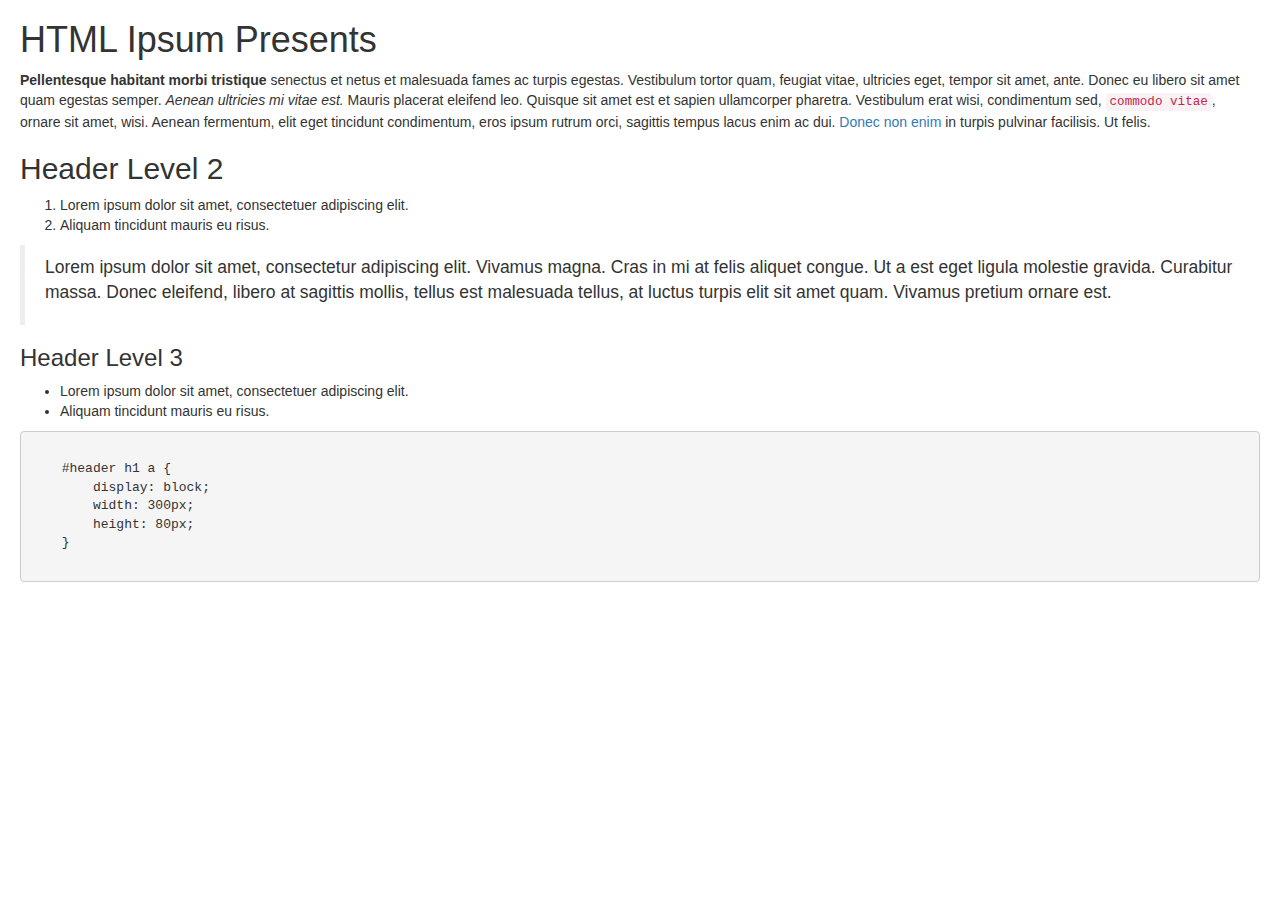
<file: keyboard-shortcuts/index.html>
<!DOCTYPE html>
<html lang="en">
<head>
    <meta charset="UTF-8">
    <title>Keyboard Shortcuts - Practice</title>
    <link rel="stylesheet" type="text/css" href="css/main.css" media="screen">
    <style>
        body {
            padding: 0 20px 0 20px;
        }
    </style>
</head>
<body>
    <h1>HTML Ipsum Presents</h1>
           
    <p><strong>Pellentesque habitant morbi tristique</strong> senectus et netus et malesuada fames ac turpis egestas. Vestibulum tortor quam, feugiat vitae, ultricies eget, tempor sit amet, ante. Donec eu libero sit amet quam egestas semper. <em>Aenean ultricies mi vitae est.</em> Mauris placerat eleifend leo. Quisque sit amet est et sapien ullamcorper pharetra. Vestibulum erat wisi, condimentum sed, <code>commodo vitae</code>, ornare sit amet, wisi. Aenean fermentum, elit eget tincidunt condimentum, eros ipsum rutrum orci, sagittis tempus lacus enim ac dui. <a href="#">Donec non enim</a> in turpis pulvinar facilisis. Ut felis.</p>

    <h2>Header Level 2</h2>
               
    <ol>
       <li>Lorem ipsum dolor sit amet, consectetuer adipiscing elit.</li>
       <li>Aliquam tincidunt mauris eu risus.</li>
    </ol>

    <blockquote><p>Lorem ipsum dolor sit amet, consectetur adipiscing elit. Vivamus magna. Cras in mi at felis aliquet congue. Ut a est eget ligula molestie gravida. Curabitur massa. Donec eleifend, libero at sagittis mollis, tellus est malesuada tellus, at luctus turpis elit sit amet quam. Vivamus pretium ornare est.</p></blockquote>

    <h3>Header Level 3</h3>

    <ul>
       <li>Lorem ipsum dolor sit amet, consectetuer adipiscing elit.</li>
       <li>Aliquam tincidunt mauris eu risus.</li>
    </ul>

    <pre><code>
    #header h1 a { 
        display: block; 
        width: 300px; 
        height: 80px; 
    }
    </code></pre>
</body>
</html>
</file>
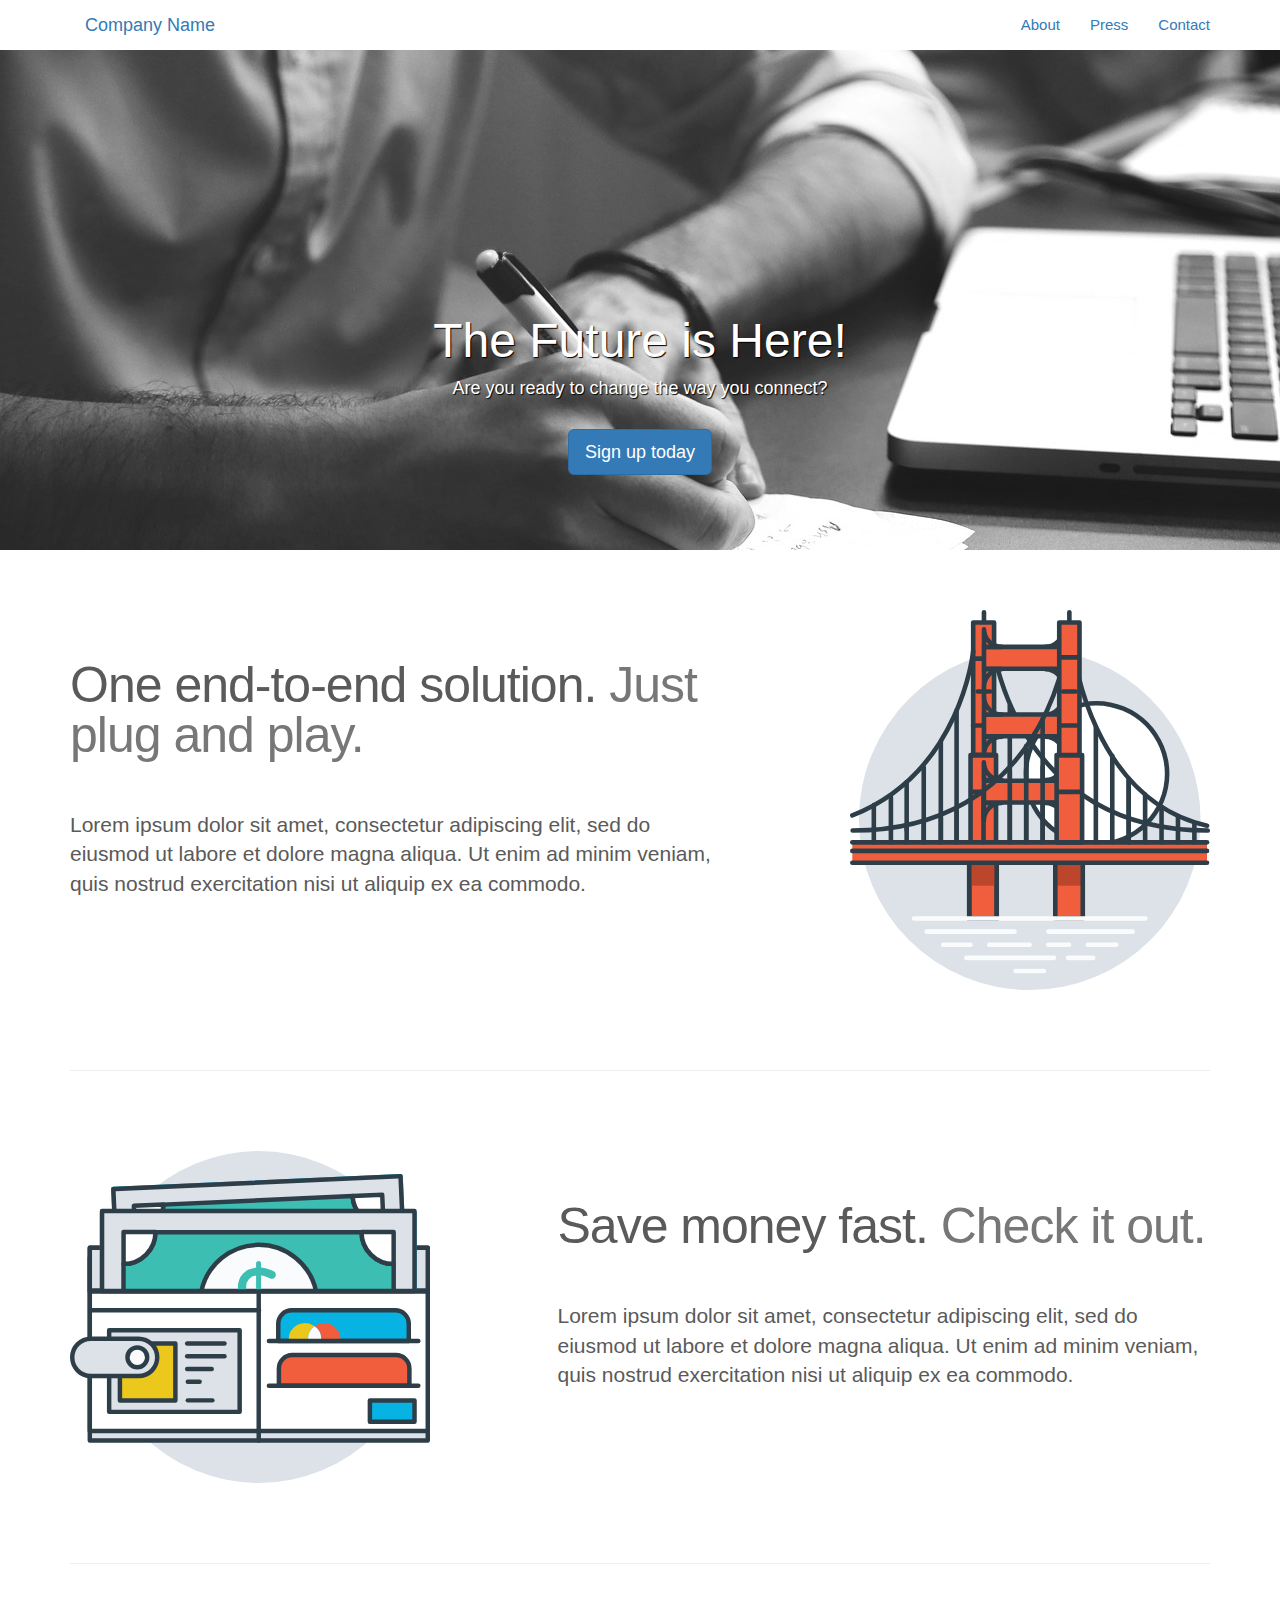
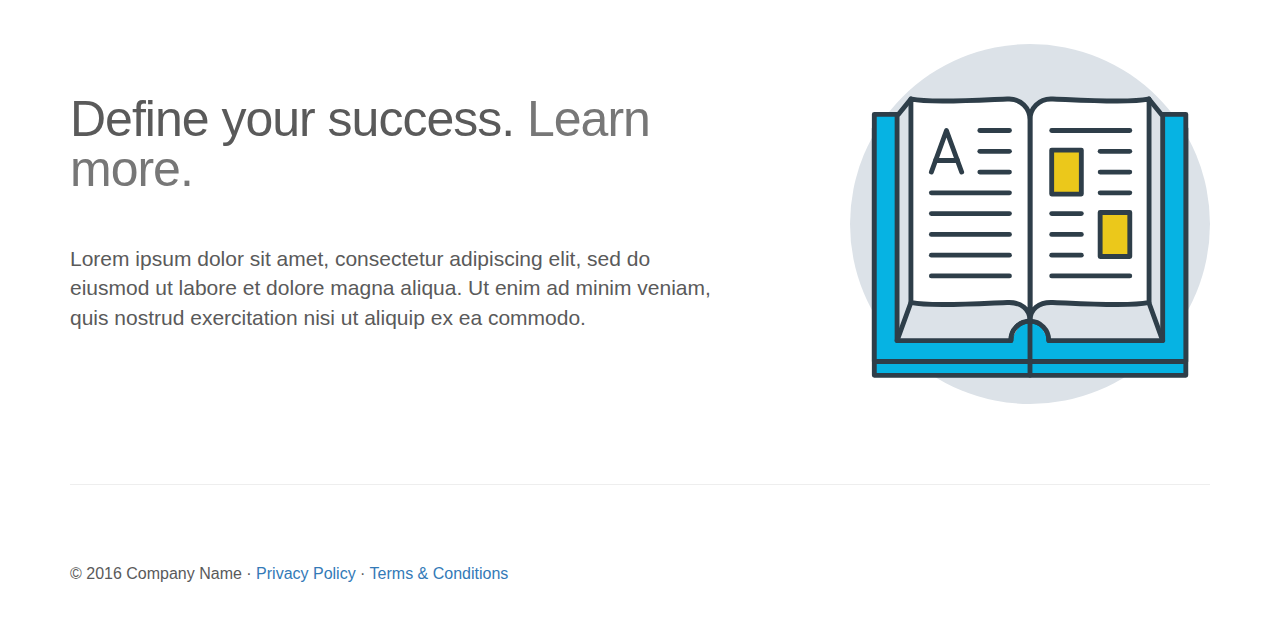
<file: div soup/div-soup-clean-up/index.html>
<!DOCTYPE html>
<html lang="en">
  <head>
    <meta charset="utf-8">
    <meta http-equiv="X-UA-Compatible" content="IE=edge">
    <meta name="viewport" content="width=device-width, initial-scale=1">
    <title>Div Soup Clean Up</title>
    <link href="css/bootstrap.min.css" rel="stylesheet">
    <link href="css/styles.css" rel="stylesheet">
    <meta name="udacity-grader" content="http://udacity.github.io/fend/lessons/L5/problem-set/09-div-soup-clean-up/tests.json">
  </head>


<body>

      <header class="navbar-static-top">
        <div class="container">
            <a class="navbar-brand" href="#">Company Name</a>
            <nav>
              <ul class="nav navbar-nav navbar-right">
                <li><a href="#">About</a></li>
                <li><a href="#">Press</a></li>
                <li><a href="#">Contact</a></li>
              </ul>
            </nav>
        </div>
      </header>



      <div class="container hero">
        <div class="hero-image"></div>
        <div class="hero-text">
          <h1 class="headline">The Future is Here!</h1>
          <p class="teaser">Are you ready to change the way you connect?</p>
          <button class="btn btn-lg btn-primary" href="#">Sign up today</button>
        </div>
      </div>



  <div class="container">

        <div class="row">

            <div class="col-md-7">
                <h2 class="featured-heading">One end-to-end solution. 
                <span class="text-muted">Just plug and play.</span>
                </h2>

                <p class="lead">Lorem ipsum dolor sit amet, consectetur adipiscing elit, sed do eiusmod ut labore et dolore magna aliqua. Ut enim ad minim veniam, quis nostrud exercitation nisi ut aliquip ex ea commodo.
                </p>
            </div>

            <div class="col-md-4 col-md-offset-1">
              <img class="featured-image img-responsive center-block" 
              src="img/bridge.svg" alt="bridge">
            </div>

        </div>

     <hr class="divider">

      <div class="row">

        <div class="col-md-7 col-md-push-5">
            <h2 class="featured-heading">Save money fast. 
            <span class="text-muted">Check it out.</span>
            </h2>

            <p class="lead">Lorem ipsum dolor sit amet, consectetur adipiscing elit, sed do eiusmod ut labore et dolore magna aliqua. Ut enim ad minim veniam, quis nostrud exercitation nisi ut aliquip ex ea commodo.
            </p>
        </div>

          <div class="col-md-4 col-md-pull-7">
            <img class="featured-image img-responsive center-block"
             src="img/wallet.svg" alt="wallet">
          </div>

        </div>

    <hr class="divider">

        <div class="row">

          <div class="col-md-7">
            <h2 class="featured-heading">Define your success. 
            <span class="text-muted">Learn more.</span>
            </h2>

            <p class="lead">Lorem ipsum dolor sit amet, consectetur adipiscing elit, sed do eiusmod ut labore et dolore magna aliqua. Ut enim ad minim veniam, quis nostrud exercitation nisi ut aliquip ex ea commodo.
            </p>
          </div>

          <div class="col-md-4 col-md-offset-1">
            <img class="featured-image img-responsive center-block" src="img/book.svg" alt="book">
          </div>

        </div>

        <hr class="divider">

        <footer>
          <p>&copy; 2016 Company Name &middot; <a href="#">Privacy Policy</a> &middot; <a href="#">Terms &amp; Conditions</a></p>
        </footer>

    </div>

  </body>

</html>
</file>
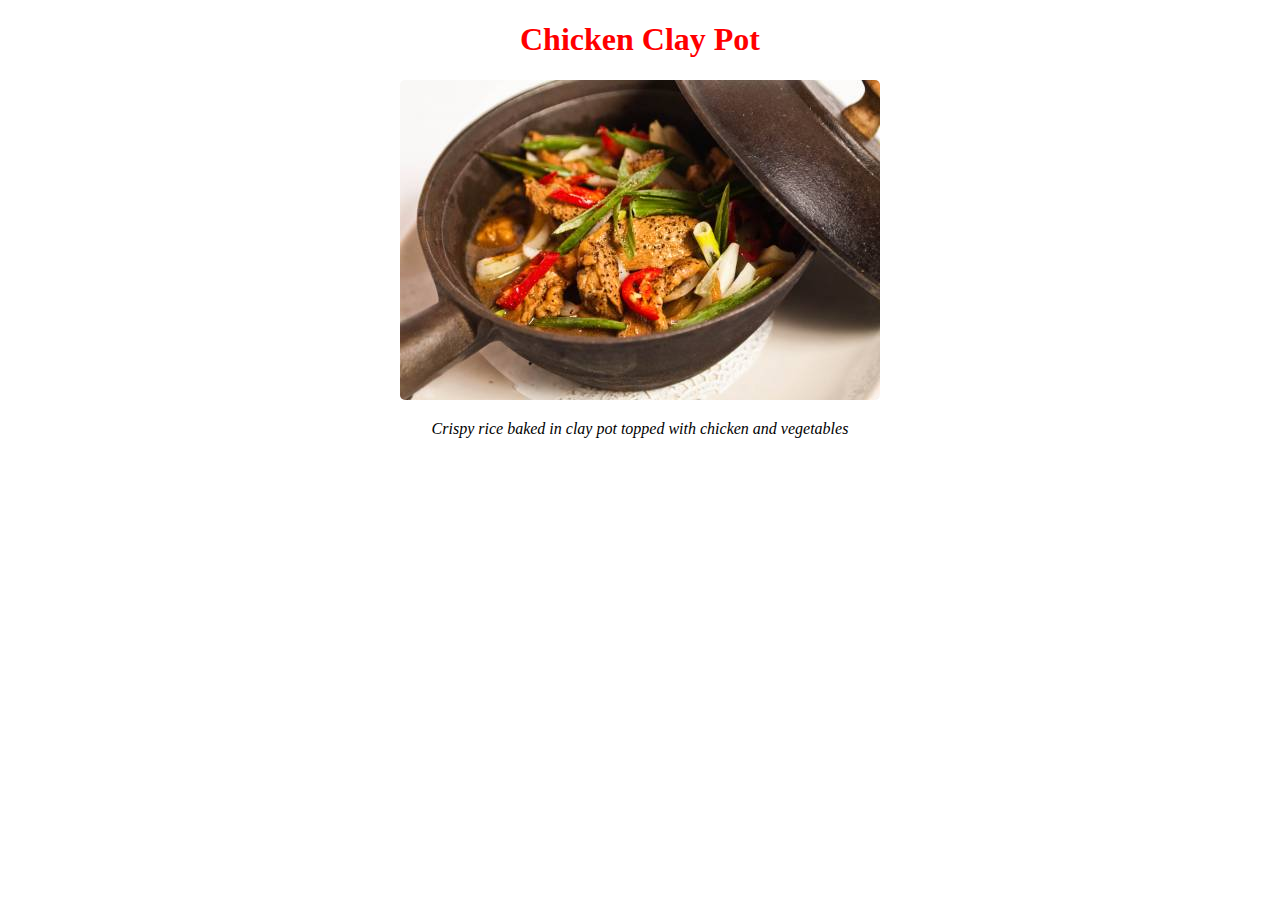
<file: writing-selectors/writing-selectors/index.html>
<!DOCTYPE html>
<html>
<head>
	<title>Writing Selectors Quiz</title>
	<!-- the next line loads the tests for the Udacity Feedback extension -->
	<meta name="udacity-grader" content="http://udacity.github.io/fend-intro-to-css/exercises/writing-selectors-quiz.json">
	<style>
		#menu {
			text-align: center;
		}
		.item {
			color: red;
		}
		.picture {
			border-radius: 5px;
		}
		.description {
			font-style: italic;
		}
	</style>
</head>
<body>
	<div id="menu">
		<h1 class="item">Chicken Clay Pot</h1>
		<img src="img/clay-pot.jpg" alt="clay pot" class="picture">
		<p class="description">Crispy rice baked in clay pot topped with chicken and vegetables</p>
	</div>
</body>
</html>
</file>
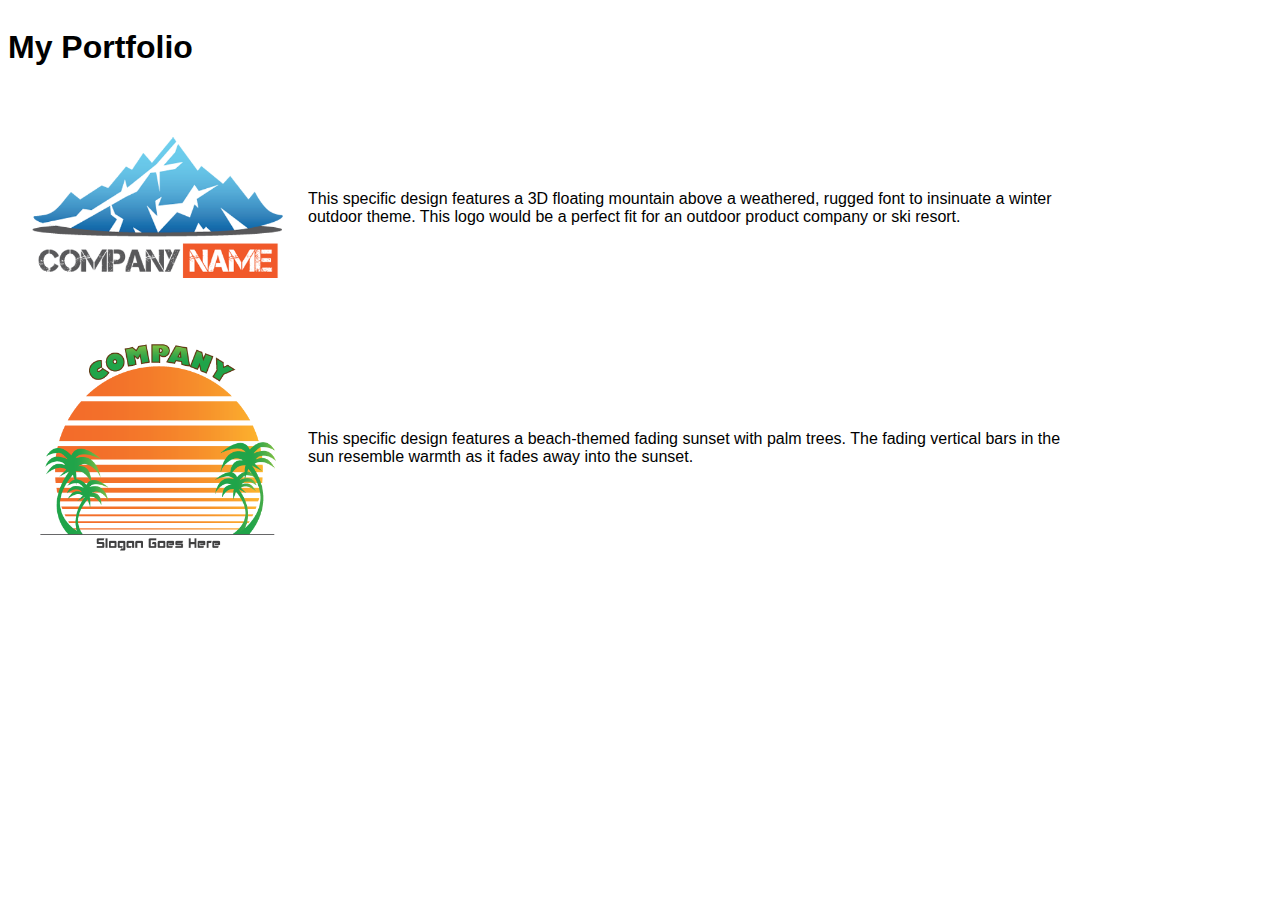
<file: writing-selectors/link-to-a-stylesheet/link-to-a-stylesheet/index.html>
<!DOCTYPE html>

<!-- Instructions: Add a link to the stylesheet 'styles.css' at the designated spot below. -->

<!-- Hints:

* sample link: <link href="path-to-stylesheet/stylesheet.css" rel="stylesheet">
* path to stylesheet: "css/styles.css"

-->

<html>
<head>
	<title>Link to a Stylesheet Quiz</title>
	<!-- the next line loads the tests for the Udacity Feedback extension -->
	<meta name="udacity-grader" content="http://udacity.github.io/fend-intro-to-css/exercises/link-to-a-stylesheet-quiz.json">
	<!-- add link here -->
	<link rel="stylesheet" type="text/css" href="css/styles.css">
</head>
<body>
	<div class="container">
		<div class="portfolio">
			<h1>My Portfolio</h1>
			<div class="item">
				<img src="img/out-cold.png" width="300">
				<span>This specific design features a 3D floating mountain above a weathered, rugged font to insinuate a winter outdoor theme. This logo would be a perfect fit for an outdoor product company or ski resort.</span>
			</div>
			<div class="item">
				<img src="img/retro-beach.png" width="300">
				<span>This specific design features a beach-themed fading sunset with palm trees. The fading vertical bars in the sun resemble warmth as it fades away into the sunset.</span>
			</div>
		</div>
	</div>
</body>
</html>
</file>
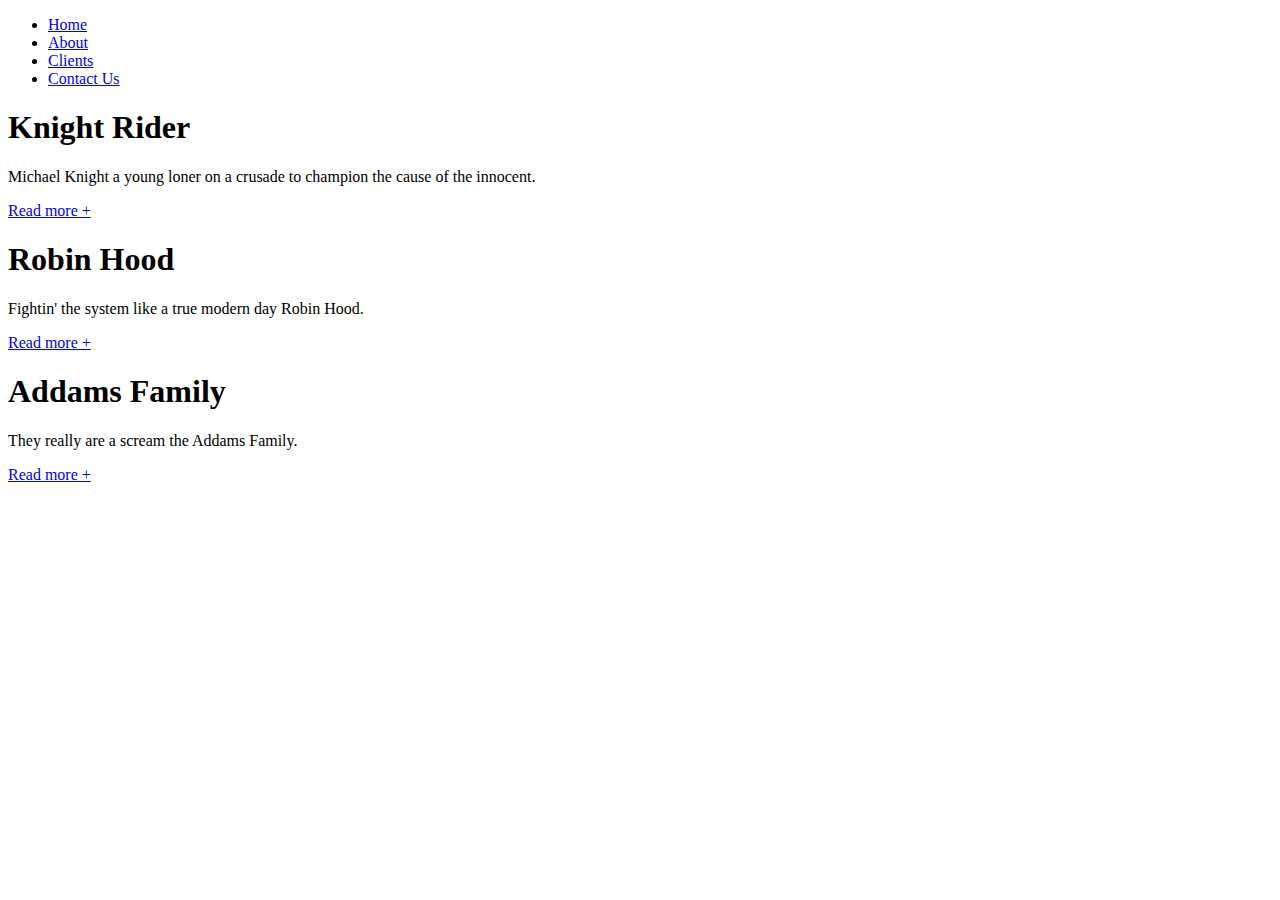
<file: keyboard-shortcuts/keyboard-shortcuts/finish.html>
<!DOCTYPE html>
<html lang="en">
<head>
	<meta charset="UTF-8">
	<title>Typing Challenge</title>
</head>
<body>
	<div>
		<ul>
			<li><a href="#">Home</a></li>
			<li><a href="#">About</a></li>
			<li><a href="#">Clients</a></li>
			<li><a href="#">Contact Us</a></li>
		</ul>
	</div>
	<div>
		<div class="article">
			<h1>Knight Rider</h1>
			<p>Michael Knight a young loner on a crusade to champion the cause of the innocent.</p>
			<a href="#">Read more +</a>
		</div>
		<div class="article">
			<h1>Robin Hood</h1>
			<p>Fightin' the system like a true modern day Robin Hood.</p>
			<a href="#">Read more +</a>
		</div>
		<div class="article">
			<h1>Addams Family</h1>
			<p>They really are a scream the Addams Family.</p>
			<a href="#">Read more +</a>
		</div>
	</div>
</body>
</html>
</file>
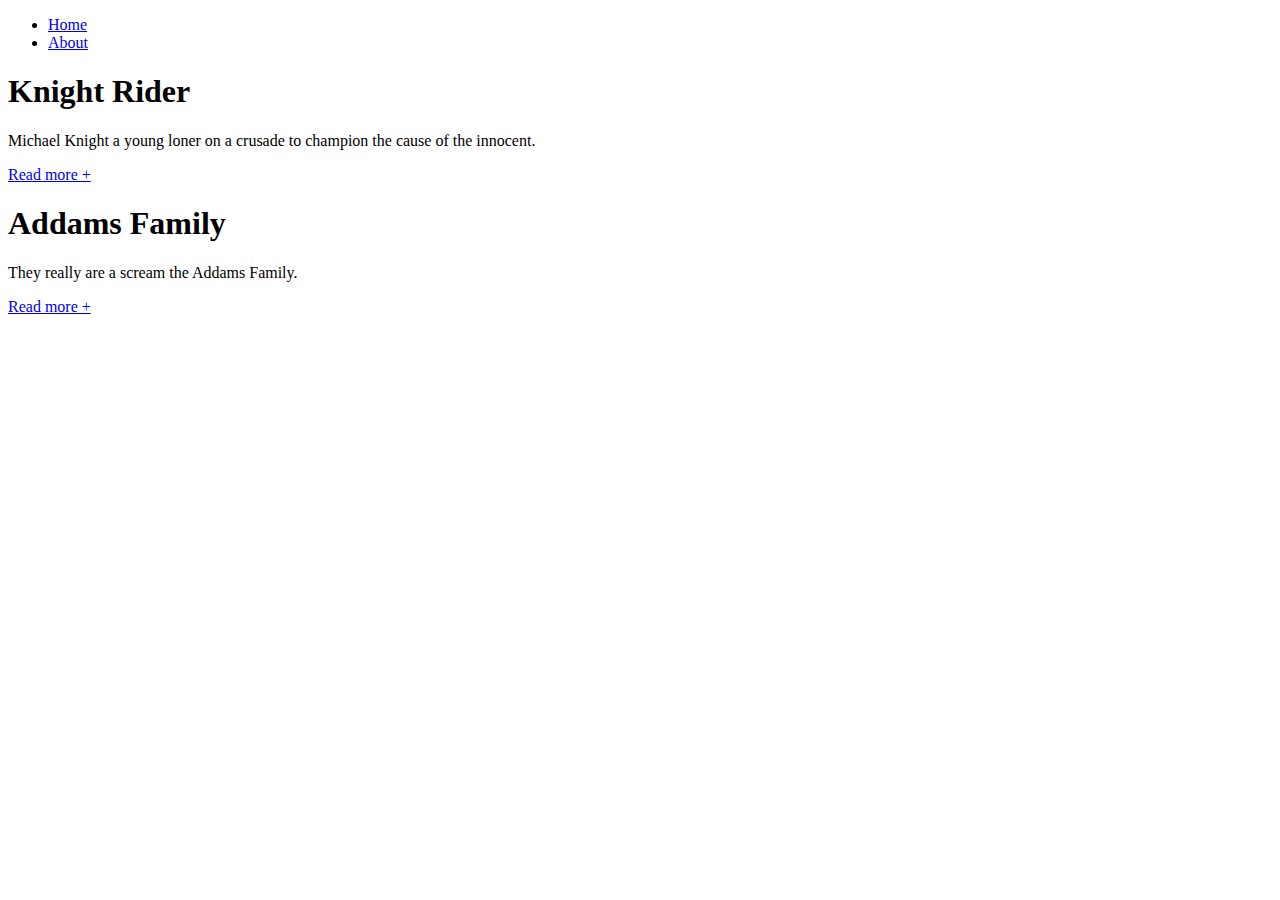
<file: keyboard-shortcuts/keyboard-shortcuts/start.html>
<!DOCTYPE html>
<html lang="en">
<head>
	<meta charset="UTF-8">
	<title>Typing Challenge</title>
</head>
<body>
	<div>
		<ul>
			<li><a href="#">Home</a></li>
			<li><a href="#">About</a></li>
			<!-- missing links here -->
		</ul>
	</div>
	<div>
<!-- should be tabbed over -->
<div class="article">
<h1>Knight Rider</h1>
<p>Michael Knight a young loner on a crusade to champion the cause of the innocent.</p>
<a href="#">Read more +</a>
</div>

<!-- missing article -->

<!-- should be tabbed over -->
<div class="article">
<h1>Addams Family</h1>
<p>They really are a scream the Addams Family.</p>
<a href="#">Read more +</a>
</div>	
	</div>
</body>
</html>
</file>
<file: keyboard-shortcuts/css/main.css>
html {
  font-family: sans-serif;
  -ms-text-size-adjust: 100%;
  -webkit-text-size-adjust: 100%;
}
body {
  margin: 0;
}
a {
  background-color: transparent;
}
b,
strong {
  font-weight: bold;
}
dfn {
  font-style: italic;
}
h1 {
  font-size: 2em;
  margin: 0.67em 0;
}
mark {
  background: #ff0;
  color: #000;
}
small {
  font-size: 80%;
}
sub,
sup {
  font-size: 75%;
  line-height: 0;
  position: relative;
  vertical-align: baseline;
}
sup {
  top: -0.5em;
}
sub {
  bottom: -0.25em;
}
img {
  border: 0;
}
figure {
  margin: 1em 40px;
}
hr {
  -webkit-box-sizing: content-box;
     -moz-box-sizing: content-box;
          box-sizing: content-box;
  height: 0;
}
pre {
  overflow: auto;
}
code,
kbd,
pre,
samp {
  font-family: monospace, monospace;
  font-size: 1em;
}
fieldset {
  border: 1px solid #c0c0c0;
  margin: 0 2px;
  padding: 0.35em 0.625em 0.75em;
}
legend {
  border: 0;
  padding: 0;
}
textarea {
  overflow: auto;
}
optgroup {
  font-weight: bold;
}
table {
  border-collapse: collapse;
  border-spacing: 0;
}
td,
th {
  padding: 0;
}
* {
  -webkit-box-sizing: border-box;
  -moz-box-sizing: border-box;
  box-sizing: border-box;
}
html {
  font-size: 10px;
  -webkit-tap-highlight-color: rgba(0, 0, 0, 0);
}
body {
  font-family: "Helvetica Neue", Helvetica, Arial, sans-serif;
  font-size: 14px;
  line-height: 1.42857143;
  color: #333333;
  background-color: #ffffff;
}
input,
button,
select,
textarea {
  font-family: inherit;
  font-size: inherit;
  line-height: inherit;
}
a {
  color: #337ab7;
  text-decoration: none;
}
figure {
  margin: 0;
}
img {
  vertical-align: middle;
}
hr {
  margin-top: 20px;
  margin-bottom: 20px;
  border: 0;
  border-top: 1px solid #eeeeee;
}
h1,
h2,
h3,
h4,
h5,
h6 {
  font-family: inherit;
  font-weight: 500;
  line-height: 1.1;
  color: inherit;
}
h1,
h2,
h3 {
  margin-top: 20px;
  margin-bottom: 10px;
}
h4,
h5,
h6 {
  margin-top: 10px;
  margin-bottom: 10px;
}
h1 {
  font-size: 36px;
}
h2 {
  font-size: 30px;
}
h3 {
  font-size: 24px;
}
h4 {
  font-size: 18px;
}
h5 {
  font-size: 14px;
}
h6 {
  font-size: 12px;
}
p {
  margin: 0 0 10px;
}
ul,
ol {
  margin-top: 0;
  margin-bottom: 10px;
}
ul ul,
ol ul,
ul ol,
ol ol {
  margin-bottom: 0;
}
blockquote {
  padding: 10px 20px;
  margin: 0 0 20px;
  font-size: 17.5px;
  border-left: 5px solid #eeeeee;
}
address {
  margin-bottom: 20px;
  font-style: normal;
  line-height: 1.42857143;
}
code,
kbd,
pre,
samp {
  font-family: Menlo, Monaco, Consolas, "Courier New", monospace;
}
code {
  padding: 2px 4px;
  font-size: 90%;
  color: #c7254e;
  background-color: #f9f2f4;
  border-radius: 4px;
}
kbd {
  padding: 2px 4px;
  font-size: 90%;
  color: #ffffff;
  background-color: #333333;
  border-radius: 3px;
  -webkit-box-shadow: inset 0 -1px 0 rgba(0, 0, 0, 0.25);
          box-shadow: inset 0 -1px 0 rgba(0, 0, 0, 0.25);
}
kbd kbd {
  padding: 0;
  font-size: 100%;
  font-weight: bold;
  -webkit-box-shadow: none;
          box-shadow: none;
}
pre {
  display: block;
  padding: 9.5px;
  margin: 0 0 10px;
  font-size: 13px;
  line-height: 1.42857143;
  word-break: break-all;
  word-wrap: break-word;
  color: #333333;
  background-color: #f5f5f5;
  border: 1px solid #cccccc;
  border-radius: 4px;
}
pre code {
  padding: 0;
  font-size: inherit;
  color: inherit;
  white-space: pre-wrap;
  background-color: transparent;
  border-radius: 0;
}
table {
  background-color: transparent;
}
caption {
  padding-top: 8px;
  padding-bottom: 8px;
  color: #777777;
  text-align: left;
}
th {
  text-align: left;
}
</file>
<file: div soup/div-soup-clean-up/css/styles.css>
html, body {
    font-size: 16px;
    line-height: normal;
}

body {
    padding-bottom: 40px;
    color: #5a5a5a;
}
.navbar {
    margin-bottom: 0;
}
.navbar-nav > li {
    float: left;
    font-size: 15px;
}
.hero {
    position: relative;
    min-width: 100%;
    height: 500px;
    margin-bottom: 60px;
    padding: 0;
}
.hero-image {
    background: url("../img/write.jpg");
    background-size: cover;
    -webkit-filter: grayscale(1);
    filter: grayscale(1);
    width: 100%;
    height: 100%;
}
.hero-text {
    z-index: 10;
    position: absolute;
    left: 0;
    right: 0;
    bottom: 75px;
    text-align: center;
    color: #fff;
}
.hero-text .btn {
    margin-top: 20px;
}
.headline, .teaser {
    text-shadow: 1px 1px 1px #000;
}
.headline {
    font-size: 48px;
}
.teaser {
     font-size: 18px;
}
.carousel-inner > .item > img {
  position: absolute;
  top: 0;
  left: 0;
  min-width: 100%;
  height: 500px;
}
.featured-heading {
    font-size: 50px;
    font-weight: normal;
    line-height: 1;
    letter-spacing: -1px;
    margin: 1em 0;
}
.divider {
    margin: 80px 0;
}
@media (max-width: 991px) {
    .featured-image {
        padding: 2em 2em 0 2em;
        width: 80%;
    }
}

@media (max-width: 768px) {
    .hero {
        margin-bottom: 30px;
    }
    .featured-heading, .lead {
        padding: 0 20px;
    }
    .hero-text p {
    margin-bottom: 20px;
    font-size: 21px;
    line-height: 1.4;
    }
}
</file>
<file: writing-selectors/link-to-a-stylesheet/link-to-a-stylesheet/css/styles.css>
body {
	font-family: 'Roboto', sans-serif;
}
.container {
	display: flex;
	flex-wrap: wrap;
}
.menu {
	width: 15%;
}
.portfolio {
	width: 85%;
}
.item {
	width: 100%;
	clear: both;
}
.item img {
	float: left
}
.item span {
	display: table-cell;
	vertical-align: middle;
	height: 240px;
}
</file>
